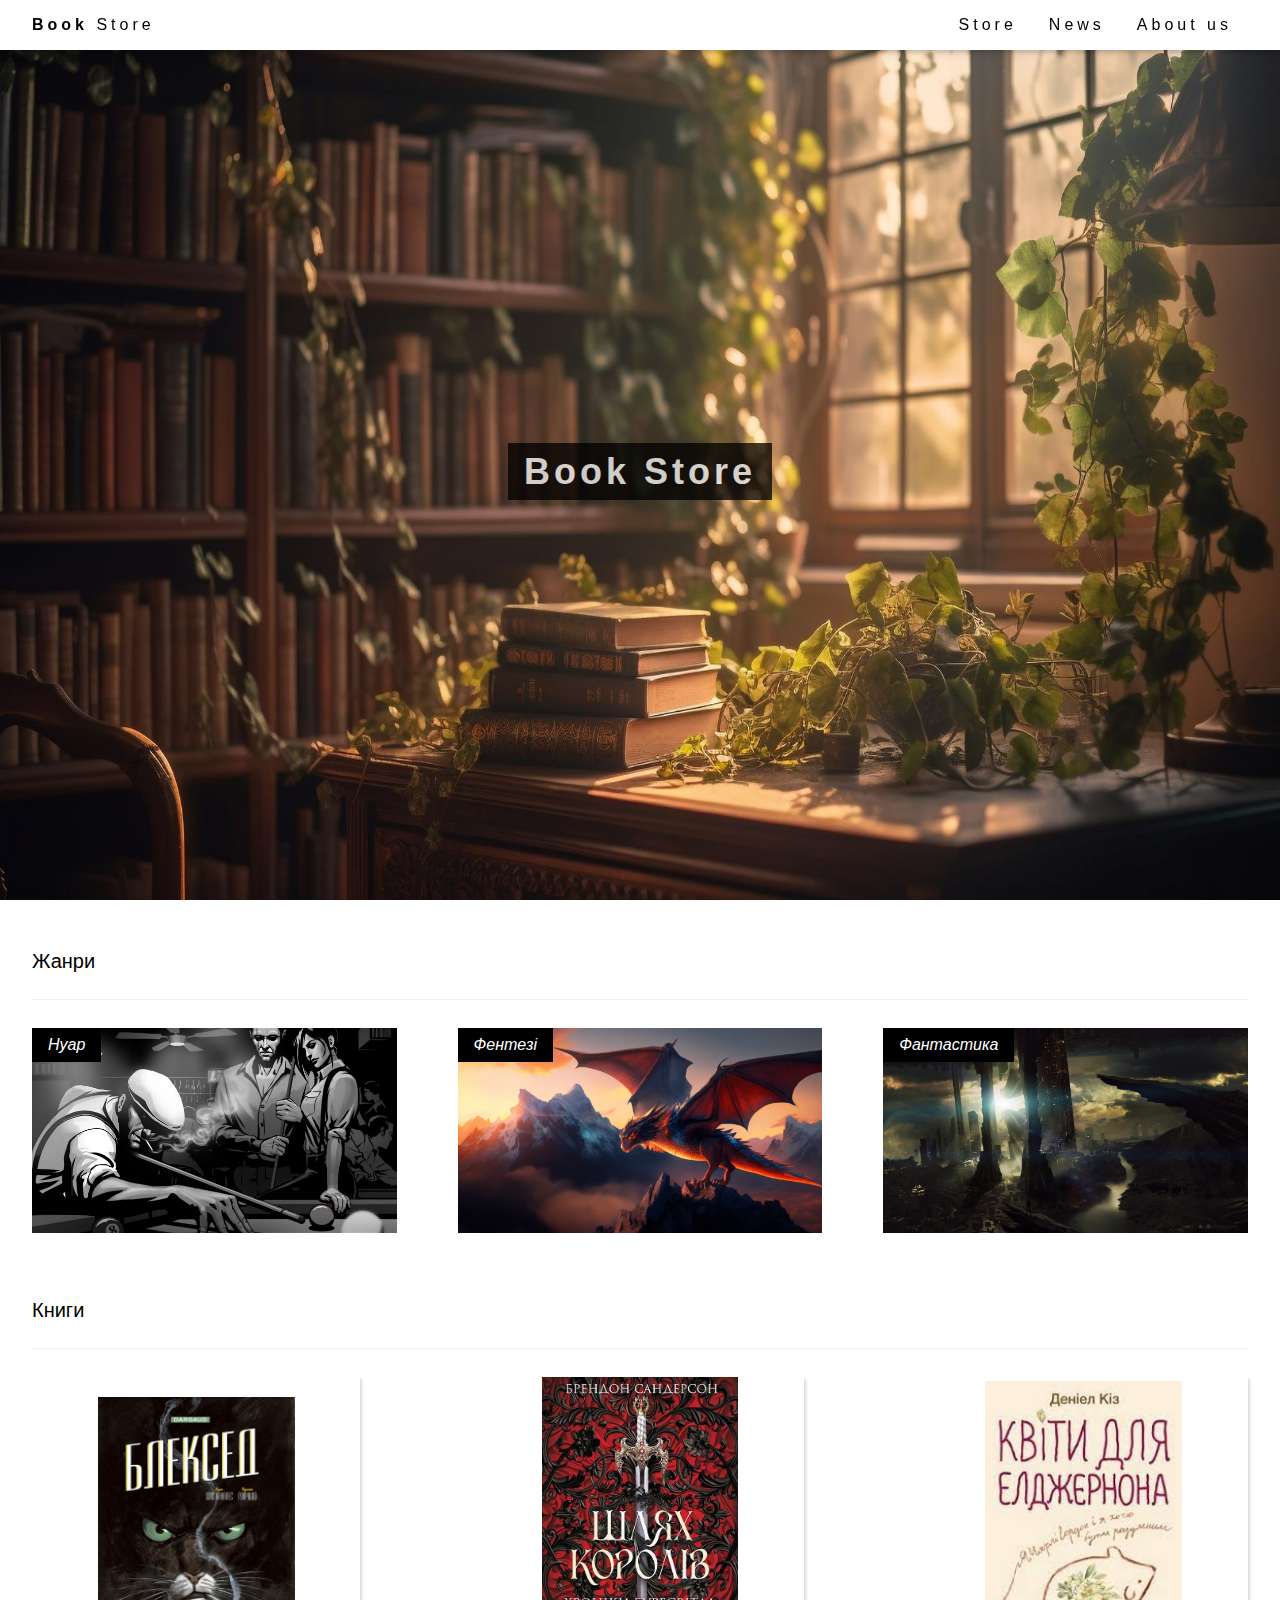
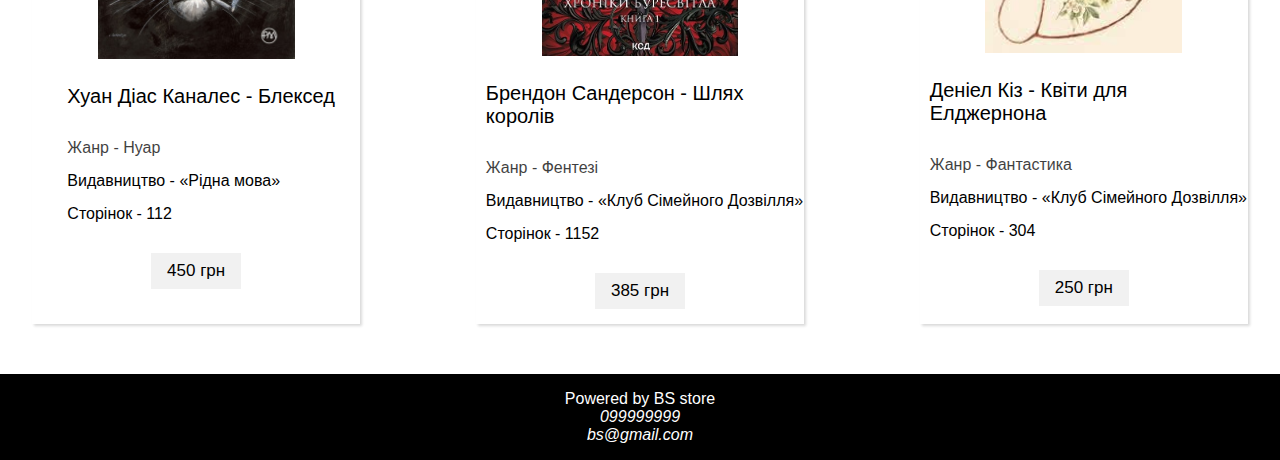
<file: index.html>
<!DOCTYPE html>
<html lang="en">
<head>
    <meta charset="UTF-8">
    <meta http-equiv="X-UA-Compatible" content="IE=edge">
    <meta name="viewport" content="width=device-width, initial-scale=1.0">
    <meta name="Author" content="Ленчук Юрій Олегович">
    <link rel="stylesheet" href="./css/store.css">
    <title>Web Lab # 1</title>
</head>
<body>
<header class="header">
    <div class="header-div padding">
        <a class="hover" href="">
            <b>Book</b>
            Store
        </a>
        <div class="header-right padding">
            <ul class="list">
                <li><a class="hover" href="">Store</a></li>
                <li><a class="hover" href="src/news.html">News</a></li>
                <li><a class="hover" href="src/about.html">About us</a></li>
            </ul>
        </div>
    </div>
</header>
<main class="main">
    <div class="div-img">
        <img src="./src/store_img.jpg" alt="book store">
        <div class="div-img-text">
            <h1 class="div-img-h1">
                <span class="div-img-span1 box-hover padding opacity"><b>Book Store</b></span>
            </h1>
        </div>
    </div>
    <div class="content">
        <div class="genres">
            <div class="content-h-padd">
                <h4 class="content-h">Жанри</h4>
                <hr>
            </div>
            <div class="content-line">
                <div class="content-genres-img box-hover">
                    <div class="genres-img-text padding"><var>Нуар</var></div>
                    <img src="./src/noir_img.jpg" alt="Нуар">
                </div>
                <div class="content-genres-img box-hover">
                    <div class="genres-img-text padding"><var>Фентезі</var> </div>
                    <img src="./src/fantasy_img.png" alt="Фентезі">
                </div>
                <div class="content-genres-img box-hover">
                    <div class="genres-img-text padding"><var>Фантастика</var></div>
                    <img src="./src/si-fi_img.jpg" alt="Фантастика">
                </div>
            </div>
        </div>
        <div class="books">
            <div class="content-h-padd">
                <div>
                    <h4 class="content-h">Книги</h4>
                    <hr>
                </div>
            </div>
            <div class="content-line">
                <div class="content-img box-hover shadow">
                    <img  src="./src/Blacksad.jpg" alt="Blachsad">
                    <div class="margin-left">
                        <h5 class="content-h">Хуан Діас Каналес - Блексед</h5>
                        <p class="opacity">Жанр - Нуар</p>
                        <p>Видавництво - «Рідна мова»</p>
                        <p>Сторінок - 112</p>
                    </div>
                    <p><button class="books-button padding hover">450 грн</button></p>
                </div>
                <div class="content-img box-hover shadow">
                    <img src="./src/TheWayOfTheKing.jpg" alt="The Way of the King">
                    <div class="margin-left">
                        <h5 class="content-h">
                            Брендон Сандерсон - Шлях королів</h5>
                        <p class="opacity">Жанр - Фентезі</p>
                        <p>Видавництво - «Клуб Сімейного Дозвілля»</p>
                        <p>Сторінок - 1152</p>
                    </div>
                    <p><button class="books-button padding hover">385 грн</button></p>
                </div>
                <div class="content-img box-hover shadow">
                    <img src="./src/FlowersforAlgernon.jpg" alt="Flowers for Algernon">
                    <div class="margin-left">
                        <h5 class="content-h">Деніел Кіз - Квіти для Елджернона</h5>
                        <p class="opacity">Жанр - Фантастика</p>
                        <p>Видавництво - «Клуб Сімейного Дозвілля»</p>
                        <p>Сторінок - 304</p>
                    </div>
                    <p><button class="books-button padding hover">250 грн</button></p>
                </div>
            </div>
        </div>
    </div>
    <footer class="footer">
        <span>
            <code>Powered by</code>
            <abbr>BS store</abbr>
        </span>
        <address>099999999</address>
        <address>bs@gmail.com</address>
    </footer>
</main>
</body>
</html>
</file>
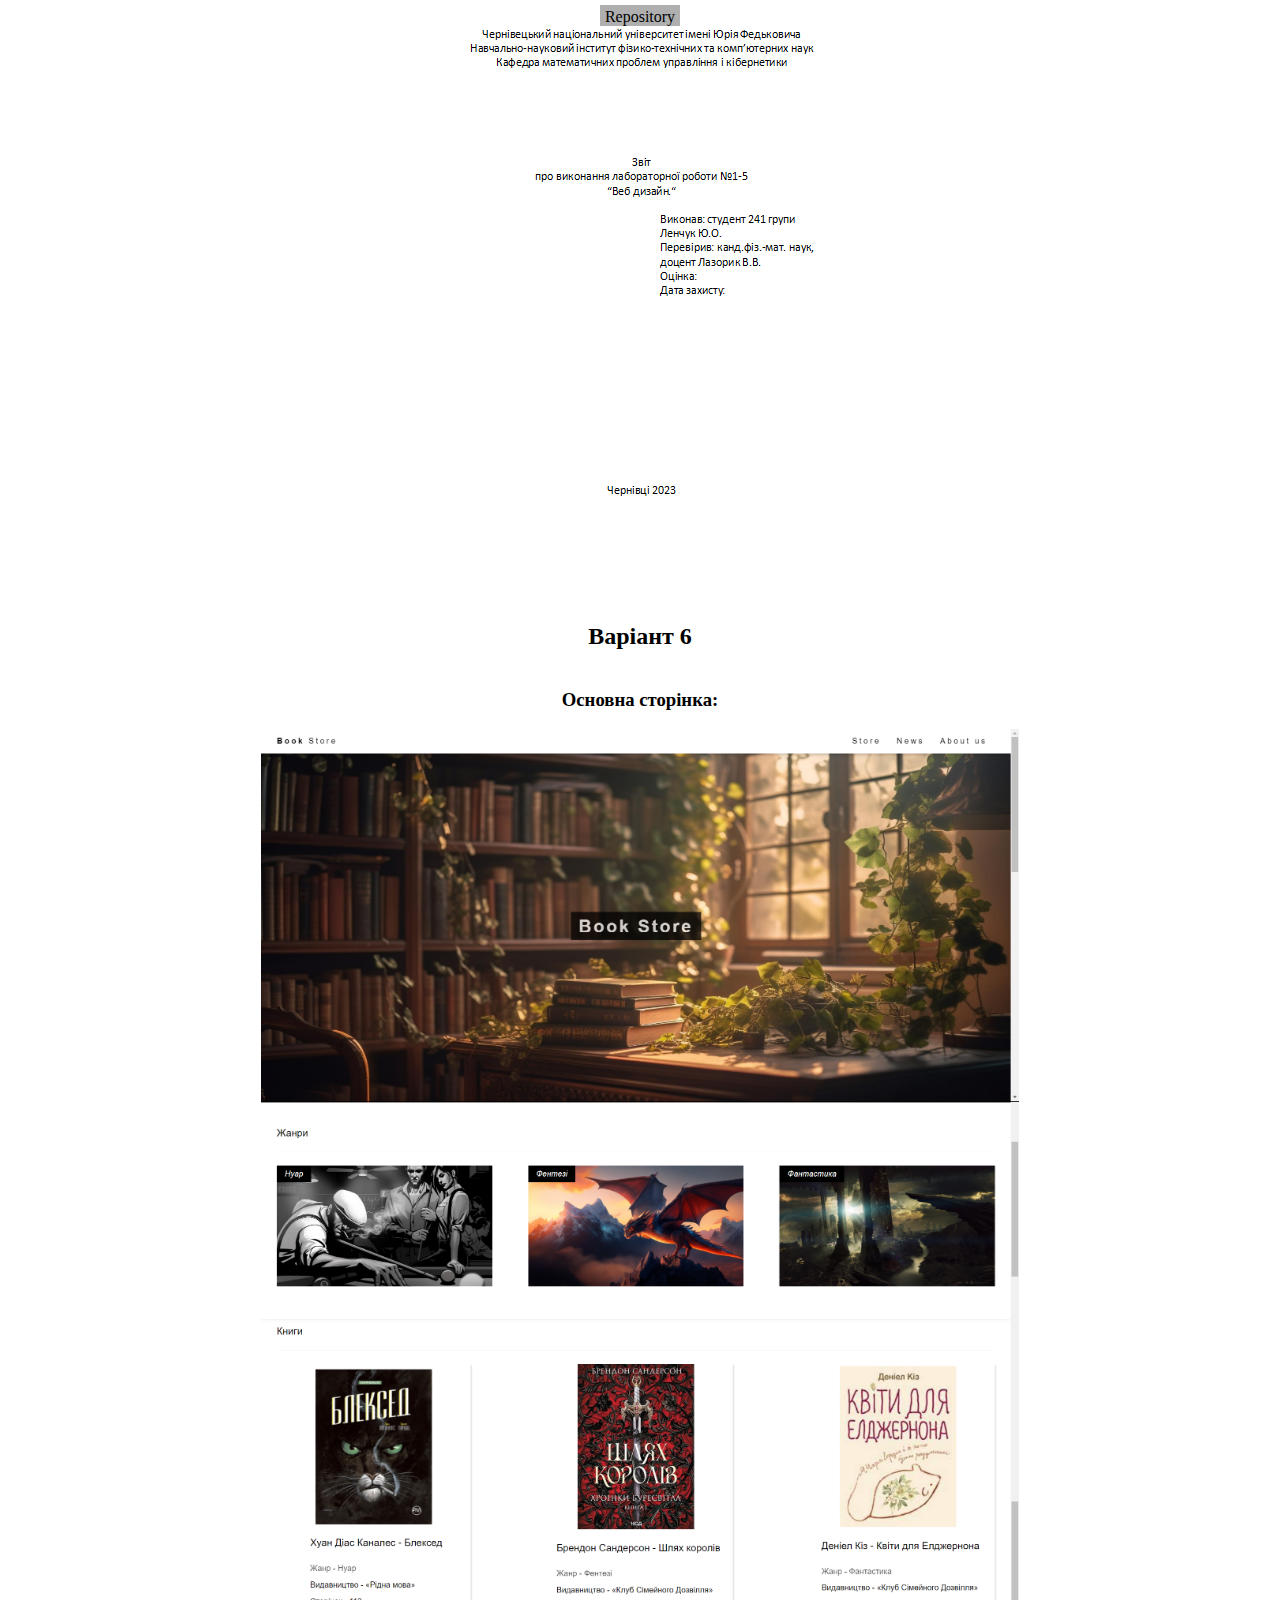
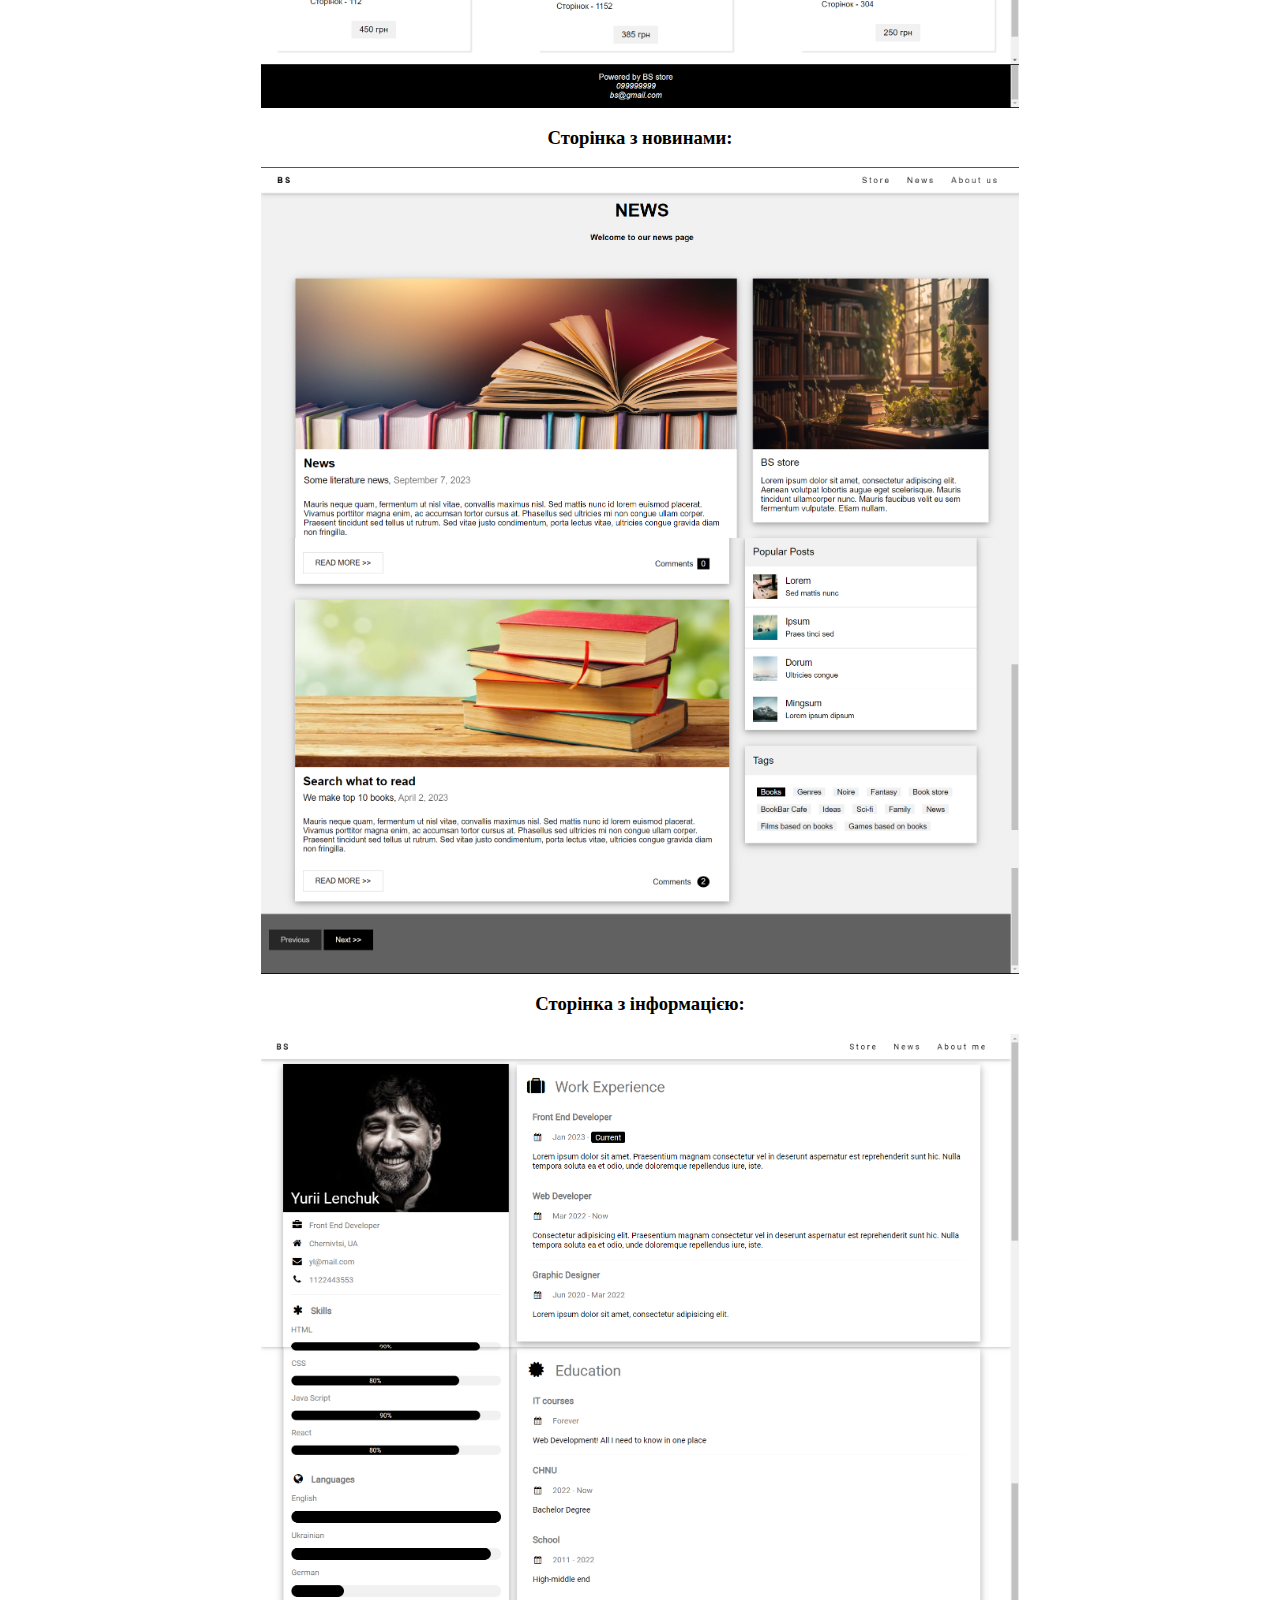
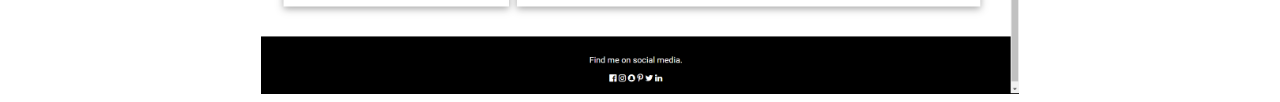
<file: report.html>
<!DOCTYPE html>
<html lang="en">
<head>
    <meta charset="UTF-8">
    <title>Report</title>
</head>
<style>
    body{
        display: flex;
        flex-direction: column;
        align-items: center;
    }
    a{
        text-decoration: none;
        background-color: #afafaf;
        padding: 3px 5px;
        color: black;
        cursor: pointer;
    }
    a:hover{
        background-color: #9d9d9d;
    }
</style>
<body>
    <div>
        <a href="https://github.com/VLazorykOOP/weblab1-YuriiLenchuk" target="_blank">Repository</a>
    </div>
    <img src="./report_src/img.png">
    <h2>Варіант 6</h2>
    <h3>Основна сторінка:</h3>
    <img style="width: 60%; height: 60%" src="./report_src/img_1.png">
    <img style="width: 60%; height: 60%" src="./report_src/img_2.png">
    <img style="width: 60%; height: 60%" src="./report_src/img_3.png">
    <img style="width: 60%; height: 60%" src="./report_src/img_4.png">
    <h3>Сторінка з новинами:</h3>
    <img style="width: 60%; height: 60%" src="./report_src/img_5.png">
    <img style="width: 60%; height: 60%" src="./report_src/img_6.png">
    <img style="width: 60%; height: 60%" src="./report_src/img_7.png">
    <h3>Сторінка з інформацією:</h3>
    <img style="width: 60%; height: 60%" src="./report_src/img_8.png">
    <img style="width: 60%; height: 60%" src="./report_src/img_9.png">
</body>
</html>
</file>
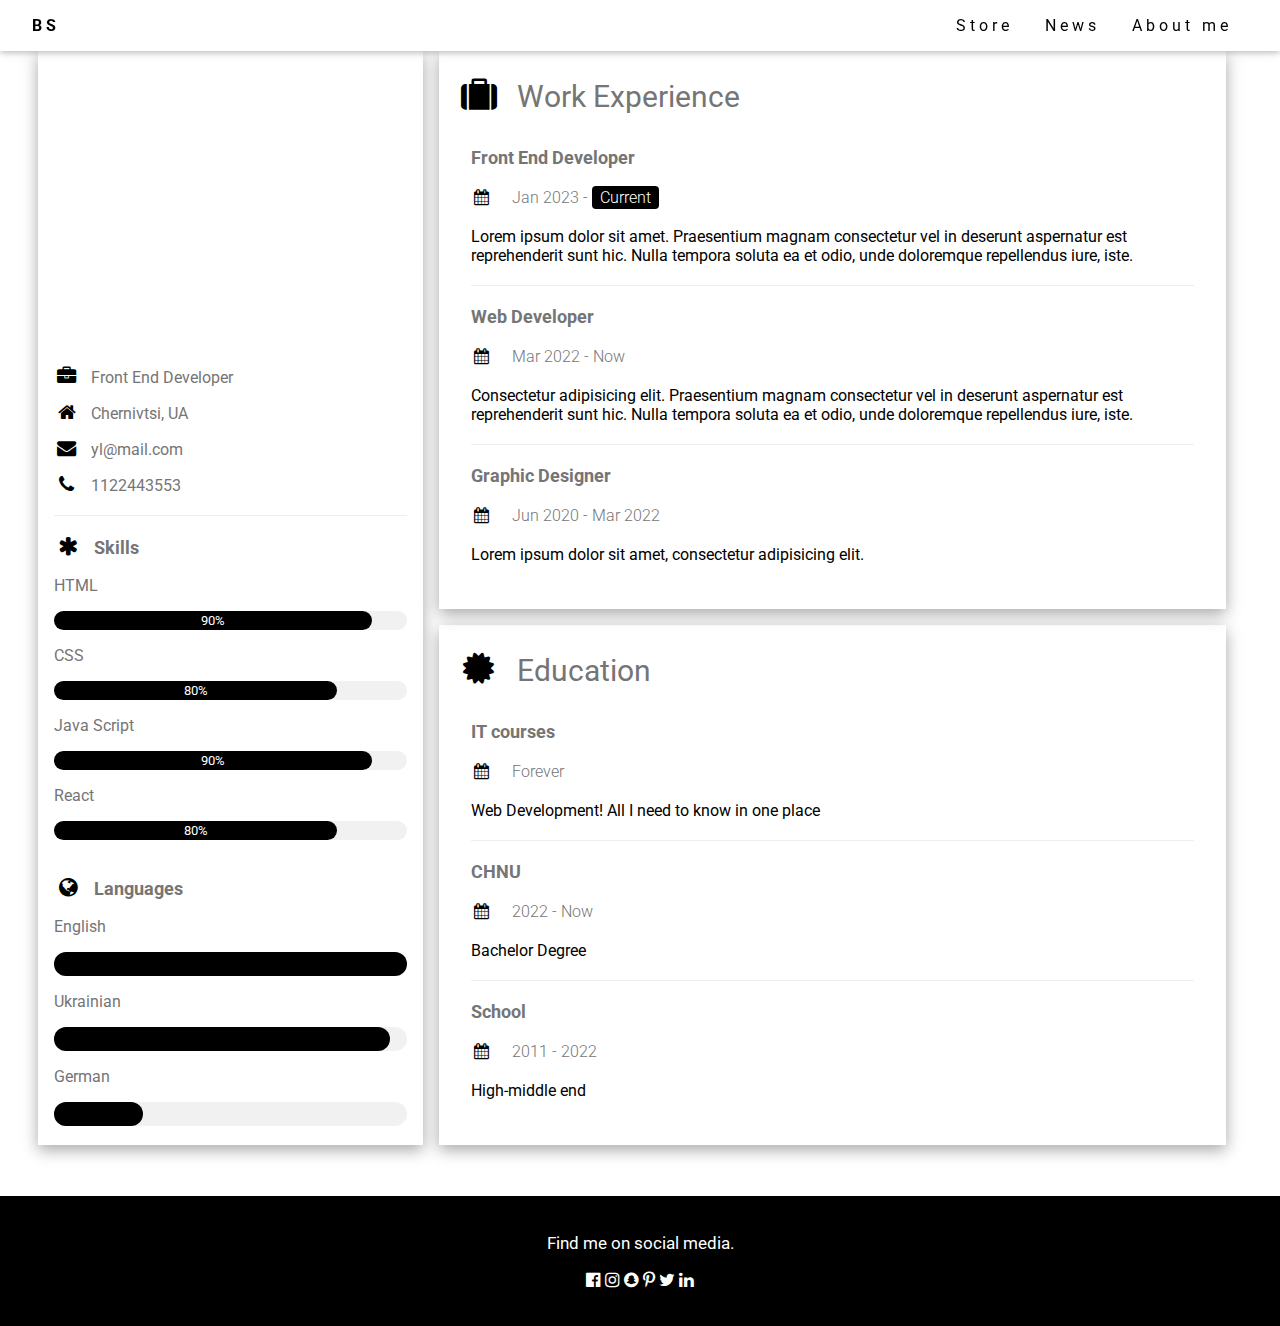
<file: src/about.html>
<!DOCTYPE html>
<html lang="en">

<head>
    <meta charset="UTF-8">
    <meta http-equiv="X-UA-Compatible" content="IE=edge">
    <meta name="viewport" content="width=device-width, initial-scale=1.0">
    <link rel="stylesheet" href="../css/about.css">
    <link rel="preconnect" href="https://fonts.googleapis.com">
    <link rel="preconnect" href="https://fonts.gstatic.com" crossorigin>
    <link href="https://fonts.googleapis.com/css2?family=Lato:wght@300&family=Open+Sans&family=Roboto&display=swap" rel="stylesheet">
    <link rel="stylesheet" href="https://cdnjs.cloudflare.com/ajax/libs/font-awesome/4.7.0/css/font-awesome.min.css">
    <title>Resume</title>
</head>

<body>
    <header class="header">
        <div class="header-div padding">
            <a class="hover" href="">
                <b>BS</b>
            </a>
            <div class="header-right padding">
                <ul class="list">
                    <li><a class="hover" href="../index.html">Store</a></li>
                    <li><a class="hover" href="news.html">News</a></li>
                    <li><a class="hover" href="">About me</a></li>
                </ul>
            </div>
        </div>
    </header>
    <main class="main-div">
        <div class="left">
            <div class="left-img">
                <h2 class="left-h">
                    Yurii Lenchuk
                </h2>
            </div>
            <div class="left-text">
                <p>
                    <i class="fa fa-briefcase fa-fw  icons"></i>
                    Front End Developer
                </p>
                <p>
                    <i class="fa fa-home fa-fw icons"></i>
                    Chernivtsi, UA
                </p>
                <p>
                    <i class="fa fa-envelope fa-fw icons"></i>
                    yl@mail.com
                </p>
                <p>
                    <i class="fa fa-phone fa-fw icons"></i>
                    <a>
                        1122443553
                    </a>
                </p>
                <hr>
                <p class="p-large">
                    <b>
                        <i class="fa fa-asterisk fa-fw icons"></i>
                        Skills
                    </b>
                </p>
                <p>
                    HTML
                </p>
                <div class="div-light-grey">
                    <div class="div-round" style="width: 90%;">90%</div>
                </div>
                <p>
                    CSS
                </p>
                <div class="div-light-grey">
                    <div class="div-round" style="width: 80%;">80%</div>
                </div>
                <p>Java Script</p>
                <div class="div-light-grey">
                    <div class="div-round" style="width: 90%;">90%</div>
                </div>
                <p>React</p>
                <div class="div-light-grey">
                    <div class="div-round" style="width: 80%;">80%</div>
                </div>
                <br>
                <p class="p-large">
                    <b>
                        <i class="fa fa-globe fa-fw icons"></i>
                        Languages
                    </b>
                </p>
                <p>English</p>
                <div class="div-light-grey">
                    <div class="div-round" style="width: 100%; height: 24px;"></div>
                </div>
                <p>Ukrainian</p>
                <div class="div-light-grey">
                    <div class="div-round" style="width: 95%; height: 24px;"></div>
                </div>
                <p>German</p>
                <div class="div-light-grey">
                    <div class="div-round" style="width: 25%; height: 24px;"></div>
                </div>
                <br>
            </div>

        </div>
        <div class="right">
            <div class="right-top">
                <h2 class="right-h">
                    <i class="fa fa-suitcase fa-fw icons"></i>
                    Work Experience
                </h2>
                <div class="right-top-text">
                    <h5>
                        Front End Developer
                    </h5>
                    <h6>
                        <i class="fa fa-calendar fa-fw h6-icon"></i>
                        Jan 2023 -
                        <span>
                                Current
                            </span>
                    </h6>
                    <p>
                        Lorem ipsum dolor sit amet. Praesentium magnam consectetur vel in deserunt aspernatur est
                        reprehenderit sunt hic. Nulla tempora soluta ea et odio, unde doloremque repellendus iure,
                        iste.
                    </p>
                    <hr>
                    <h5>
                        Web Developer
                    </h5>
                    <h6>
                        <i class="fa fa-calendar fa-fw h6-icon"></i>
                        Mar 2022 - Now
                    </h6>
                    <p>
                        Consectetur adipisicing elit. Praesentium magnam consectetur vel in deserunt aspernatur est
                        reprehenderit sunt hic. Nulla tempora soluta ea et odio, unde doloremque repellendus iure,
                        iste.
                    </p>
                    <hr>
                    <h5>
                        Graphic Designer
                    </h5>
                    <h6>
                        <i class="fa fa-calendar fa-fw h6-icon"></i>
                        Jun 2020 - Mar 2022
                    </h6>
                    <p>
                        Lorem ipsum dolor sit amet, consectetur adipisicing elit.
                    </p>
                    <br>
                </div>
            </div>
            <div class="right-bot">
                <h2 class="right-h">
                    <i class="fa fa-certificate fa-fw icons"></i>
                    Education
                </h2>
                <div class="right-top-text">
                    <h5>
                        IT courses
                    </h5>
                    <h6>
                        <i class="fa fa-calendar fa-fw h6-icon"></i>
                        Forever
                    </h6>
                    <p>
                        Web Development! All I need to know in one place
                    </p>
                    <hr>
                    <h5>
                        CHNU
                    </h5>
                    <h6>
                        <i class="fa fa-calendar fa-fw h6-icon"></i>
                        2022 - Now
                    </h6>
                    <p>
                        Bachelor Degree
                    </p>
                    <hr>
                    <h5>
                        School
                    </h5>
                    <h6>
                        <i class="fa fa-calendar fa-fw h6-icon"></i>
                        2011 - 2022
                    </h6>
                    <p>
                        High-middle end
                    </p>
                    <br>
                </div>
            </div>
        </div>
    </main>
    <footer class="end">
        <p>Find me on social media.</p>
        <i class="fa fa-facebook-official footer-hover"></i>
        <i class="fa fa-instagram footer-hover"></i>
        <i class="fa fa-snapchat footer-hover"></i>
        <i class="fa fa-pinterest-p footer-hover"></i>
        <i class="fa fa-twitter footer-hover"></i>
        <i class="fa fa-linkedin footer-hover"></i>
    </footer>
</body>

</html>
</file>
<file: css/store.css>
*{
    box-sizing: border-box;
    font-family: 'Roboto', sans-serif;
}
body{
    margin: 0;
}
.main{
    display: flex;
    flex-direction: column;
    justify-content: center;
    align-items: center;
}
.padding{
    padding: 8px 16px;
}
.hover:hover{
    background-color: #ccc;
    transition-duration: 0.3s;
}
.header{
    position: fixed;
    width: 100%;
    background-color: #fff;
    box-shadow: 0 2px 5px 0 rgb(0 0 0 / 16%), 0 2px 10px 0 rgb(0 0 0 / 12%);
    z-index: 1;
}
.header-div{
    display: flex;
    justify-content: space-between;
    width: 100%;
}
.header a{
    text-decoration: none;
    color: black;
    padding: 8px 16px;
    letter-spacing: 4px;
}
.list{
    display: flex;
    list-style: none;
    margin: 0;
    padding: 0;
}
.div-img{
    width: 100%;
    position: relative;
}
.div-img img{
    width: 100%;
    height: 100vh;
}
.div-img-text{
    position: absolute;
    top: 50%;
    left: 50%;
    transform: translate(-50%,-50%);
    color: #fff;
    font-weight: normal;
    margin-top: 20px;
}
.div-img-h1{
    margin: 10px 0;
    font-size: 36px;
    font-weight: 400;
    letter-spacing: 4px;
}
.opacity{
    opacity: 0.75;
}
.box-hover:hover{
    transition-duration: 0.3s;
    box-shadow: 0 0 0 3px #757575;
}
.div-img-span1{
    background-color: #000;
    font-weight: 500;
}
.content{
    padding: 0 32px 0 32px;
    width: 100%;
}
.content-h-padd{
    padding: 20px 0;
}
.content-h{
    font-size: 20px;
    font-weight: 400;
    margin: 10px 0;
    padding: 16px 0;
}
hr{
    border: 0;
    border-top: 1px solid #f1f1f1;
}
.content-line{
    display: flex;
    justify-content: space-between;
}
.shadow{
    box-shadow: rgba(0, 0, 0, 0.15) 1.95px 1.95px 2.6px;
}
.margin-left{
    margin-left: 10px;
}
.content-genres-img{
    display: inline;
    width: 30%;
    position: relative;
    margin-bottom: 16px;
}
.content-genres-img img{
    width: 100%;
}

.content-img{
    display: flex;
    justify-content: center;
    flex-direction: column;
    align-items: center;
    width: 27%;
    position: relative;
    margin-bottom: 30px;
}
.content-img img{
    width: 60%;
}
.genres-img-text{
    position: absolute;
    top: 0;
    left: 0;
    background-color: #000;
    color: #fff;
}
.books p{
    margin: 15px 0;
}
.books-button{
    width: 100%;
    border: 0;
    background-color: #f1f1f1;
    font-size: 17px;
    cursor: pointer;
}
.footer{
    margin-top: 20px;
    padding: 16px 0;
    display: flex;
    align-items: center;
    flex-direction: column;
    color: #fff;
    width: 100%;
    background-color: #000;
    font-weight: 500;
}
@media (max-width:600px) {
    .main{
        display: flex;
        flex-direction: column row;
    }
    .header-right{
        display: none;
    }
    .div-img-h1{
        position: absolute;
        top: 50%;
        left: 50%;
        transform: translate(-50%,-50%);
        color: #fff;
        font-weight: normal;
        margin-top: 20px;
    }
    .content-line{
        display: flex;
        flex-direction: column;
        width: 100%;
    }
    .content-img{
        width: 100%;
    }
    .content-genres-img{
        width: 90%;
    }
    .content-line{
        display: flex;
        flex-direction: column;
        justify-content: center;
        align-items: center;
    }
}
</file>
<file: css/about.css>
*{
    box-sizing: border-box;
    font-style: normal;
    font-family: 'Roboto', sans-serif;
}
body{
    margin: 0
}
ul{
    list-style: none;
}
.padding{
    padding: 8px 16px;
}
.hover:hover{
    background-color: #ccc;
}
.header{
    position: fixed;
    width: 100%;
    background-color: #fff;
    box-shadow: 0 2px 5px 0 rgb(0 0 0 / 16%), 0 2px 10px 0 rgb(0 0 0 / 12%);
    z-index: 1;
}
.header-div{
    display: flex;
    justify-content: space-between;
    width: 100%;
}
.header a{
    text-decoration: none;
    color: black;
    padding: 8px 16px;
    letter-spacing: 4px;
}
.list{
    display: flex;
    list-style: none;
    margin: 0;
    padding: 0;
}
.main-div{
    padding: 4% 3%;
    display: flex;
    justify-content: center;
    align-items: center;
}
.left {
    width: 32%;
    box-shadow: rgba(0, 0, 0, 0.35) 0px 5px 15px;
}
.right{
    width: 68%;
    display: flex;
    flex-flow: column wrap;
}
.left-img{
    filter: grayscale(75%);
    background-image: url("https://www.w3schools.com/w3images/team2.jpg");
    background-position: center;
    background-repeat: no-repeat;
    background-size:cover;
    height: 300px;
    display: flex;
}
.left-h{
    filter: grayscale(75%);
    color: #fff;
    align-self: flex-end;
    font-size: 30px;
    margin: 10px 16px;
    font-weight: normal;
}
.left-text{
    padding: 0 16px;
    color: #757575;
}
hr{
    border: 0;
    border-top: 1px solid #eee;
    margin: 20px 0;
}
.p-large{
    font-size: 18px;
    margin: 18px 0;
}
.icons{
    font-size: 1.2em !important;
    margin: 0 8px 0 0;
    color: #000 !important;
}
.div-light-grey{
    background-color: #f1f1f1;
    border-radius: 15px;
}
.div-round{
    background-color: #000;
    border-radius: 15px;
    color: white;
    text-align: center;
    font-size: 13px;
    padding: 2px 0;
}
.right{
    color: #757575;
    padding: 0 16px;
}
.right-top{
    padding: 10px 16px;
    box-shadow: rgba(0, 0, 0, 0.35) 0px 5px 15px;
    margin-bottom: 16px;
}
.right-h{
    font-size: 30px;
    font-weight: normal;
    margin: 15px 0 33px 0;
}
.right-top-text {
    padding: 0 16px;
}
h5{
    font-size: 18px;
    margin: 20px 0;
}
h6{
    font-size: 16px;
    margin: 20px 0;
    font-weight: 300;
}
.h6-icon{
    margin: 0 16px 0 0;
    font-size: 1.3em;
    color: #000;
}
span{
    background-color: #000;
    color: white;
    padding: 2px 8px;
    border-radius: 4px;
    font-style: normal;
    font-weight: 300;
}
.right-top-text p{
    margin: 16px 0;
    color: #000 !important;
}
.right-bot{
    box-shadow: rgba(0, 0, 0, 0.35) 0px 5px 15px;
    padding: 10px 16px;
}
.footer-hover:hover{
    opacity: 0.6;
}
.end{
    color: #fff;
    background-color: #000;
    padding: 20px 0 36px 0;
    text-align: center;
    font-size: 17px;
}
@media (max-width:900px) {
    .main-div{
        display: flex;
        flex-direction: column;
    }
    .header-right{
        display: none;
    }
    .left{
        width: 100%;
    }
    .right{
        width: 100%;
        padding: 0;
    }
}
</file>
